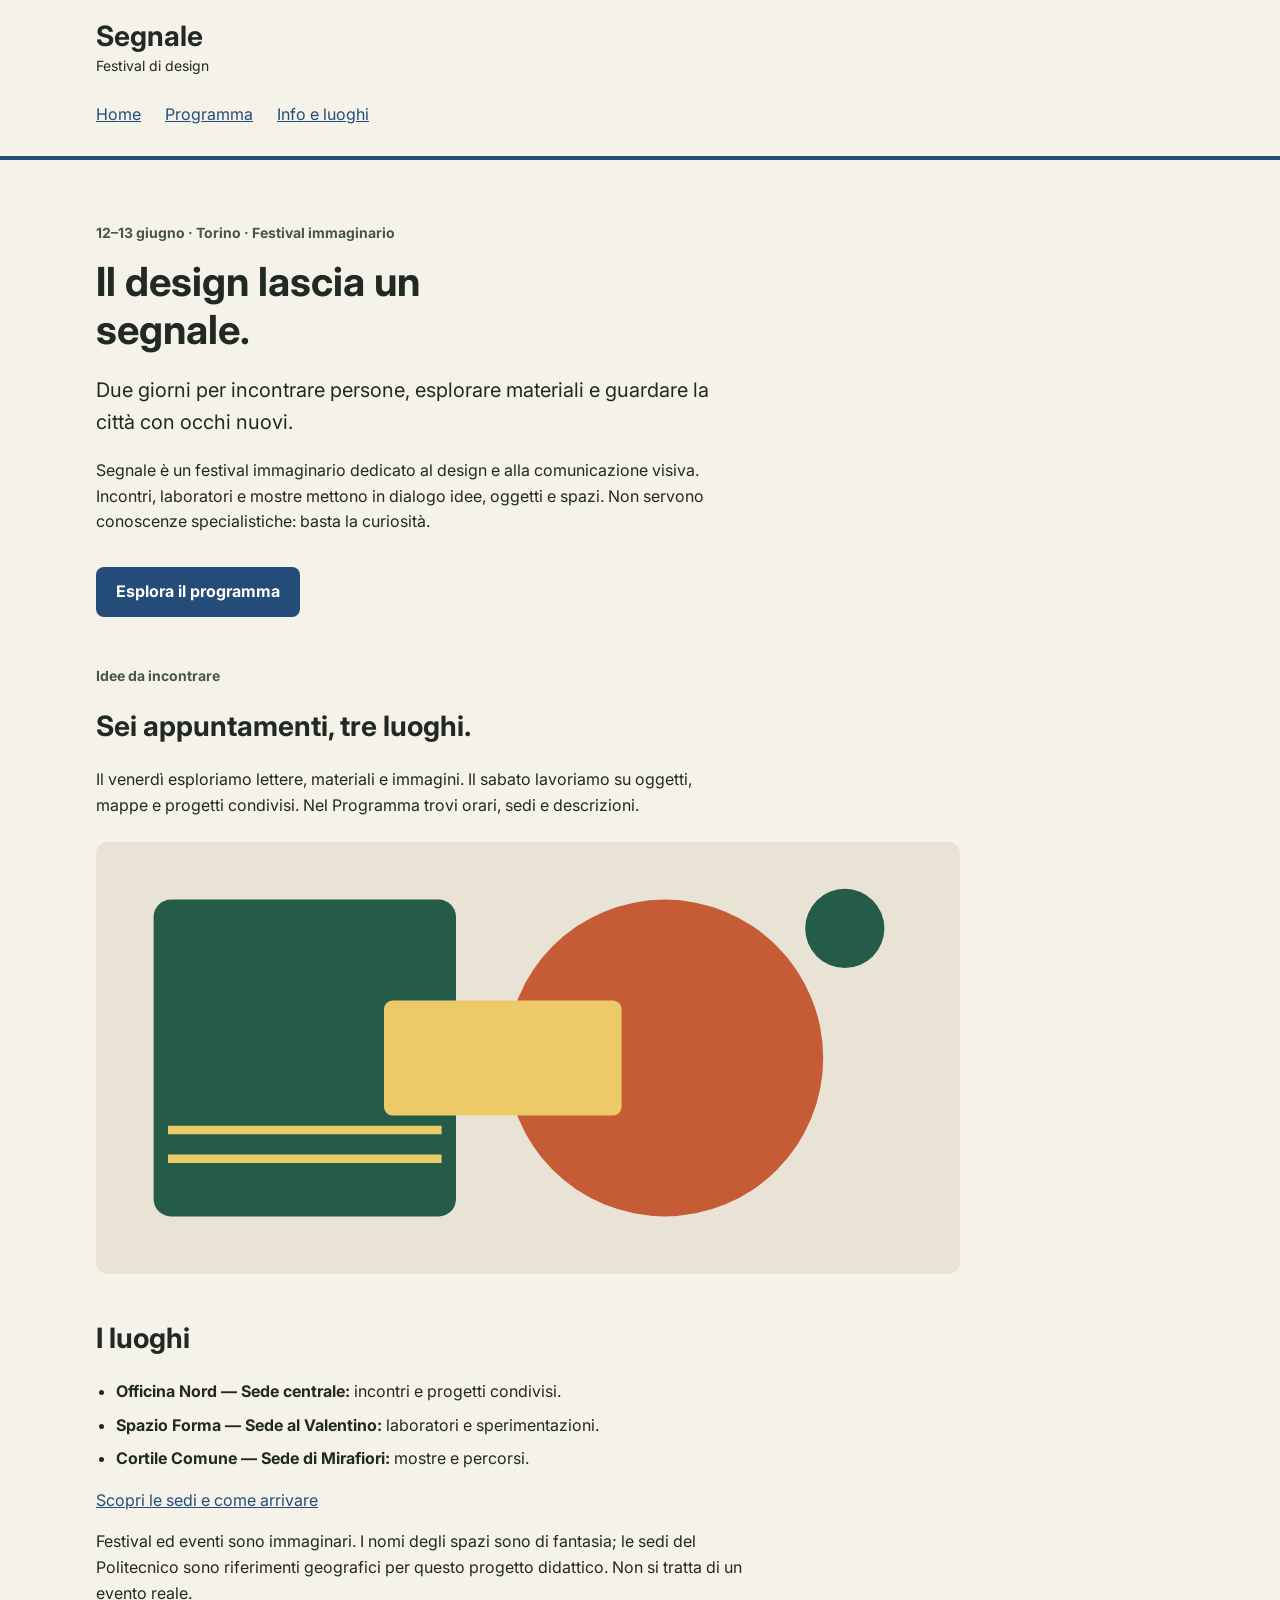
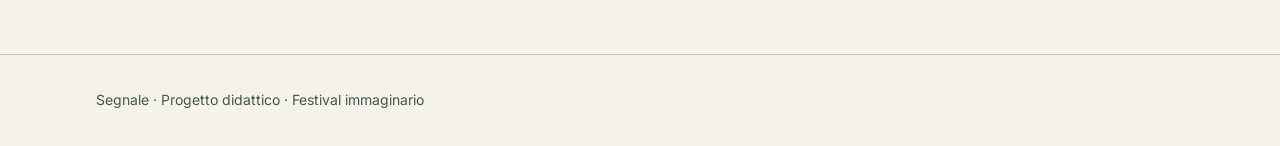
<file: index.html>
<!doctype html>
<html lang="it">
<head>
  <meta charset="utf-8">
  <meta name="viewport" content="width=device-width, initial-scale=1">
  <title>Segnale — Festival di design</title>
  <link rel="preconnect" href="https://fonts.googleapis.com">
  <link rel="preconnect" href="https://fonts.gstatic.com" crossorigin>
  <link href="https://fonts.googleapis.com/css2?family=Inter:wght@400;700&display=swap" rel="stylesheet">
  <link rel="stylesheet" href="style.css">
</head>
<body>
  <a class="skip-link" href="#contenuto">Vai al contenuto</a>
  <header class="site-header">
    <div class="container">
      <a class="brand" href="index.html">Segnale<span>Festival di design</span></a>
      <nav>
        <a href="index.html">Home</a>
        <a href="programma.html">Programma</a>
        <a href="info.html">Info e luoghi</a>
      </nav>
    </div>
  </header>

  <main id="contenuto" class="container">
    <section class="intro">
      <p class="eyebrow">12–13 giugno · Torino · Festival immaginario</p>
      <h1 id="titolo-home">Il design lascia un segnale.</h1>
      <p class="lead">Due giorni per incontrare persone, esplorare materiali e guardare la città con occhi nuovi.</p>
      <p class="reading-text">Segnale è un festival immaginario dedicato al design e alla comunicazione visiva. Incontri, laboratori e mostre mettono in dialogo idee, oggetti e spazi. Non servono conoscenze specialistiche: basta la curiosità.</p>
      <a class="button-link" href="programma.html">Esplora il programma</a>
    </section>

    <section class="content-section">
      <p class="eyebrow">Idee da incontrare</p>
      <h2 id="titolo-festival">Sei appuntamenti, tre luoghi.</h2>
      <p class="reading-text">Il venerdì esploriamo lettere, materiali e immagini. Il sabato lavoriamo su oggetti, mappe e progetti condivisi. Nel Programma trovi orari, sedi e descrizioni.</p>
      <img class="festival-image" src="assets/festival.svg" alt="Composizione geometrica di cerchi e rettangoli nei colori del festival" width="1200" height="600">
    </section>

    <section class="content-section">
      <h2 id="titolo-luoghi">I luoghi</h2>
      <ul class="venues">
        <li><strong>Officina Nord — Sede centrale:</strong> incontri e progetti condivisi.</li>
        <li><strong>Spazio Forma — Sede al Valentino:</strong> laboratori e sperimentazioni.</li>
        <li><strong>Cortile Comune — Sede di Mirafiori:</strong> mostre e percorsi.</li>
      </ul>
      <p><a href="info.html">Scopri le sedi e come arrivare</a></p>
      <p class="reading-text">Festival ed eventi sono immaginari. I nomi degli spazi sono di fantasia; le sedi del Politecnico sono riferimenti geografici per questo progetto didattico. Non si tratta di un evento reale.</p>
    </section>
  </main>

  <footer class="site-footer"><div class="container"><p>Segnale · Progetto didattico · Festival immaginario</p></div></footer>
</body>
</html>
</file>
<file: style.css>
/* Segnale: esempio completo della consegna su Home e Programma. */

/* Valori condivisi: le regole interessate li richiamano con var(). */
:root {
  --colore-primario: #234c78;
  --colore-primario-scuro: #163454;
  --colore-sfondo: #f5f2e9;
  --colore-testo: #202923;
  --font-testo: 'Inter', Arial, sans-serif;
  --font-titoli: 'Inter', Arial, sans-serif;
}

* {
  box-sizing: border-box;
}

body {
  margin: 0;
  background: var(--colore-sfondo);
  color: var(--colore-testo);
  font-family: var(--font-testo);
  font-size: 1rem;
  line-height: 1.6;
}

a {
  color: var(--colore-primario);
}

a:hover {
  text-decoration: underline;
}

a:focus {
  outline: 3px solid var(--colore-testo);
}

.container {
  width: 92%;
  max-width: 68rem;
  margin: 0 auto;
}

.site-header {
  padding: 1.25rem 0;
  border-bottom: 4px solid var(--colore-primario);
}

.brand {
  display: inline-block;
  color: var(--colore-testo);
  font-size: 1.75rem;
  font-weight: bold;
  line-height: 1.2;
  text-decoration: none;
}

.brand span {
  display: block;
  margin-top: 0.25rem;
  font-size: 0.875rem;
  font-weight: normal;
}

nav {
  margin-top: 1rem;
}

nav a {
  display: inline-block;
  margin-right: 1rem;
  padding: 0.25rem 0;
}


.intro {
  padding: 3rem 0 1rem;
}

.eyebrow,
.event-meta {
  color: #46564b;
  font-size: 0.875rem;
  font-weight: bold;
}

h1,
h2,
h3 {
  font-family: var(--font-titoli);
  line-height: 1.2;
}

h1 {
  max-width: 18ch;
  margin: 0.75rem 0 1.25rem;
  font-size: 2.5rem;
}

h2 {
  font-size: 1.75rem;
}

h3 {
  margin: 0.5rem 0 0.75rem;
  font-size: 1.375rem;
}

.lead {
  max-width: 48ch;
  font-size: 1.25rem;
}

.reading-text {
  max-width: 65ch;
}

.button-link {
  display: inline-block;
  margin-top: 1rem;
  padding: 0.75rem 1.25rem;
  border-radius: 0.5rem;
  background: var(--colore-primario);
  color: #ffffff;
  font-weight: bold;
  text-decoration: none;
}

.button-link:hover {
  background: var(--colore-primario-scuro);
}

.content-section {
  margin: 2rem 0 3rem;
}

.festival-image {
  display: block;
  width: 100%;
  max-width: 54rem;
  height: auto;
  margin-top: 1.5rem;
  border-radius: 0.75rem;
}

.venues {
  padding-left: 1.25rem;
}

.venues li {
  margin-bottom: 0.5rem;
}

/* Disposizione di base: una colonna. */
.event-grid {
  display: grid;
  grid-template-columns: 1fr;
  gap: 2rem;
}

.event-card {
  overflow: hidden;
  border: 1px solid #b7c0b7;
  border-radius: 0.75rem;
  background: #ffffff;
}

.event-card img {
  display: block;
  width: 100%;
  height: auto;
}

.event-body {
  padding: 1.5rem;
}

.event-place {
  margin-bottom: 0;
  color: #46564b;
  font-size: 0.875rem;
}

.site-footer {
  padding: 1.25rem 0;
  border-top: 1px solid #b7c0b7;
  color: #46564b;
  font-size: 0.875rem;
}

.skip-link {
  position: absolute;
  top: -6rem;
  left: 1rem;
  padding: 0.75rem 1rem;
  background: #ffffff;
  color: var(--colore-testo);
}

.skip-link:focus {
  top: 1rem;
}

/* Da 600 px: due colonne. */
@media (min-width: 600px) {
  .event-grid {
    grid-template-columns: repeat(2, 1fr);
  }
}

/* Da 1024 px: tre colonne. Questa regola segue quella da 600 px. */
@media (min-width: 1024px) {
  .event-grid {
    grid-template-columns: repeat(3, 1fr);
  }
}

/* Info e luoghi: componenti aggiunti al sito esistente. */
button {
  padding: 0.65rem 0.5rem;
  border: 2px solid var(--colore-primario);
  border-radius: 0.5rem;
  background: var(--colore-primario);
  color: #ffffff;
  font-family: var(--font-testo);
  font-size: 1rem;
  font-weight: bold;
  cursor: pointer;
}

button:hover {
  background: var(--colore-primario-scuro);
}

button:focus {
  outline: 3px solid var(--colore-testo);
}

.venue-gallery {
  max-width: 54rem;
}

.venue-swiper {
  width: 100%;
}

.venue-slide {
  margin: 0;
  overflow: hidden;
  border: 1px solid #b7c0b7;
  border-radius: 0.75rem;
  background: #ffffff;
}

.venue-slide img {
  display: block;
  width: 100%;
  height: auto;
}

.venue-slide figcaption {
  padding: 1.25rem;
}

.gallery-controls {
  display: grid;
  grid-template-columns: repeat(2, 1fr);
  gap: 0.75rem;
  margin-top: 1rem;
}

.gallery-count {
  margin: 0.75rem 0 0;
  text-align: center;
}

@media (max-width: 319px) {
  .gallery-label {
    font-size: 0;
  }
}

.map-container {
  margin: 1.5rem 0;
  overflow: hidden;
  border: 1px solid #b7c0b7;
  border-radius: 0.75rem;
  background: #ffffff;
}

.map-container iframe {
  display: block;
  width: 100%;
  height: 28rem;
  border: 0;
}

.venue-addresses {
  display: grid;
  grid-template-columns: 1fr;
  gap: 1.5rem;
}

.venue-address {
  padding: 1.25rem;
  border: 1px solid #b7c0b7;
  border-radius: 0.75rem;
}

.teaching-note {
  margin-top: 2rem;
}

@media (min-width: 768px) {
  .venue-addresses {
    grid-template-columns: repeat(3, 1fr);
  }
}
/* =========================================
   Esercitazione 7: Intestazione e Menu
   ========================================= */

/* Intestazione sticky (bloquée en haut) */
.site-header {
  position: sticky;
  top: 0;
  background-color: var(--colore-sfondo);
  z-index: 1000;
}

/* Menu responsive - Disposition mobile (colonne) */
nav {
  display: flex;
  flex-direction: column;
  gap: 0.5rem;
  margin-top: 1rem;
}

nav a {
  margin-right: 0;
  padding: 0.5rem 0;
}

/* Menu responsive - Disposition ordinateur (ligne) */
@media (min-width: 600px) {
  nav {
    flex-direction: row;
    gap: 1.5rem;
  }
}
</file>
